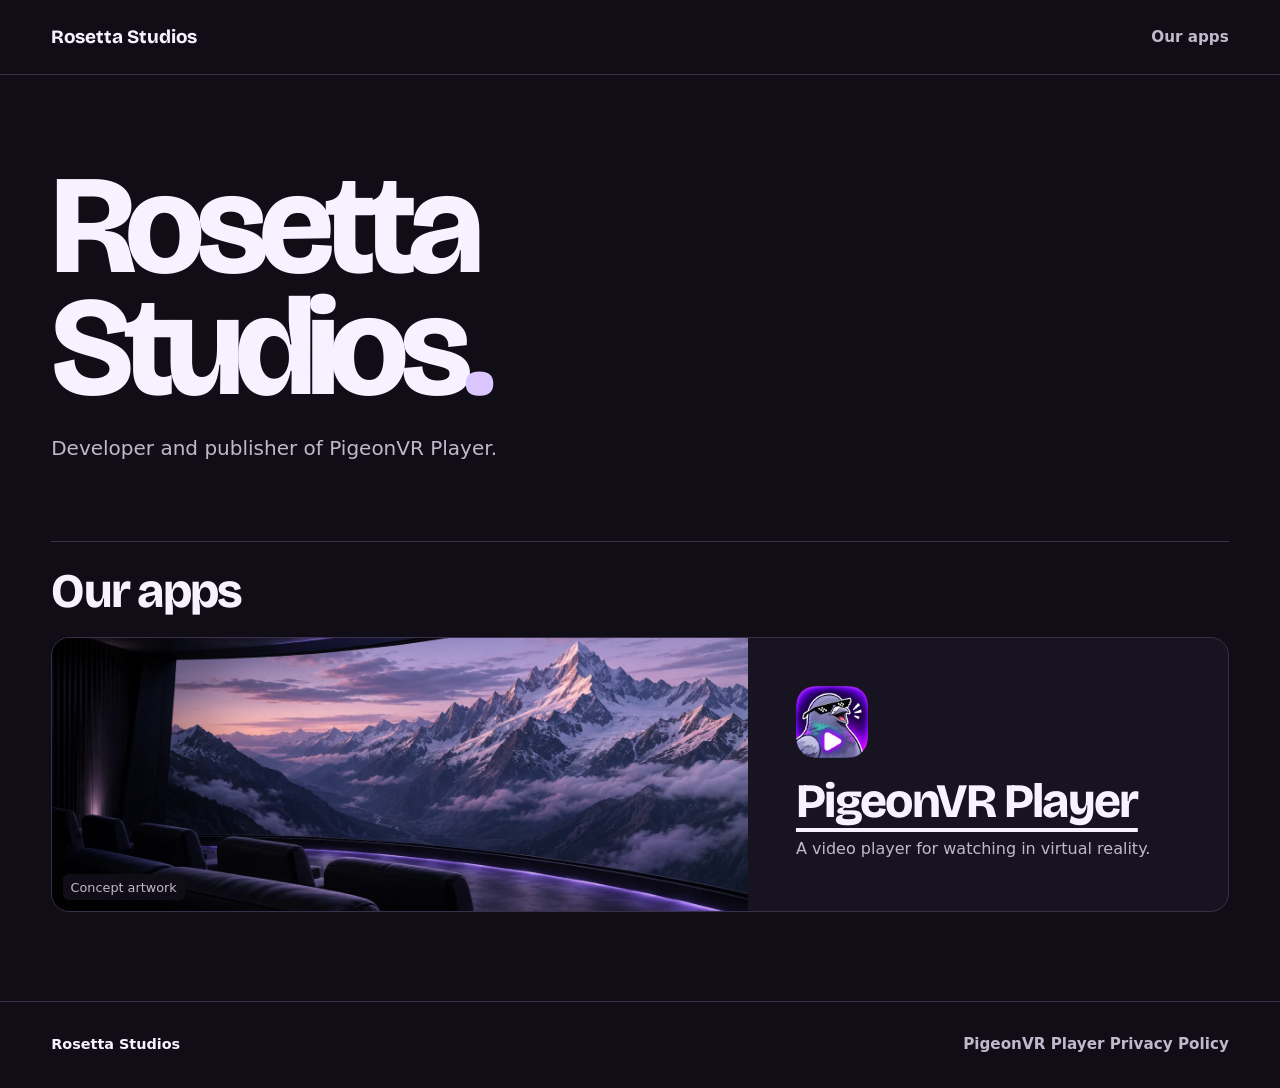
<file: index.html>
<!doctype html>
<html lang="en">
<head>
  <meta charset="utf-8">
  <meta name="viewport" content="width=device-width, initial-scale=1">
  <meta name="theme-color" content="#100d17">
  <meta name="description" content="Rosetta Studios develops and publishes PigeonVR Player, a video player for virtual reality.">
  <title>Rosetta Studios</title>
  <link rel="canonical" href="https://rosettaindia.com/">
  <link rel="stylesheet" href="./PigeonVRPlayer/styles.css">
  <link rel="stylesheet" href="./publisher.css">
</head>
<body>
  <a class="skip" href="#main">Skip to content</a>
  <header class="site-header">
    <div class="wrap header-inner">
      <a class="brand" href="./" aria-current="page">Rosetta Studios</a>
      <nav class="header-nav" aria-label="Primary"><a href="#apps">Our apps</a></nav>
    </div>
  </header>
  <main id="main" class="wrap studio">
    <section class="studio-intro" aria-labelledby="studio-title">
      <h1 id="studio-title">Rosetta<br>Studios<span>.</span></h1>
      <p>Developer and publisher of PigeonVR Player.</p>
    </section>
    <section class="studio-apps" id="apps" aria-labelledby="apps-title">
      <h2 id="apps-title">Our apps</h2>
      <article class="studio-app">
        <div class="studio-art">
          <img src="./PigeonVRPlayer/assets/alpine-cinema.webp" alt="" width="1536" height="1024">
          <span>Concept artwork</span>
        </div>
        <div class="studio-product">
          <img src="./PigeonVRPlayer/assets/pigeon-player-icon.png" alt="" width="72" height="72">
          <h3><a class="product-link" href="https://rosettaindia.com/PigeonVRPlayer">PigeonVR Player</a></h3>
          <p>A video player for watching in virtual reality.</p>
        </div>
      </article>
    </section>
  </main>
  <footer class="site-footer">
    <div class="wrap footer-inner">
      <p><strong>Rosetta Studios</strong></p>
      <nav aria-label="Footer"><a href="https://rosettaindia.com/PigeonVRPlayer/privacy">PigeonVR Player Privacy Policy</a></nav>
    </div>
  </footer>
</body>
</html>
</file>
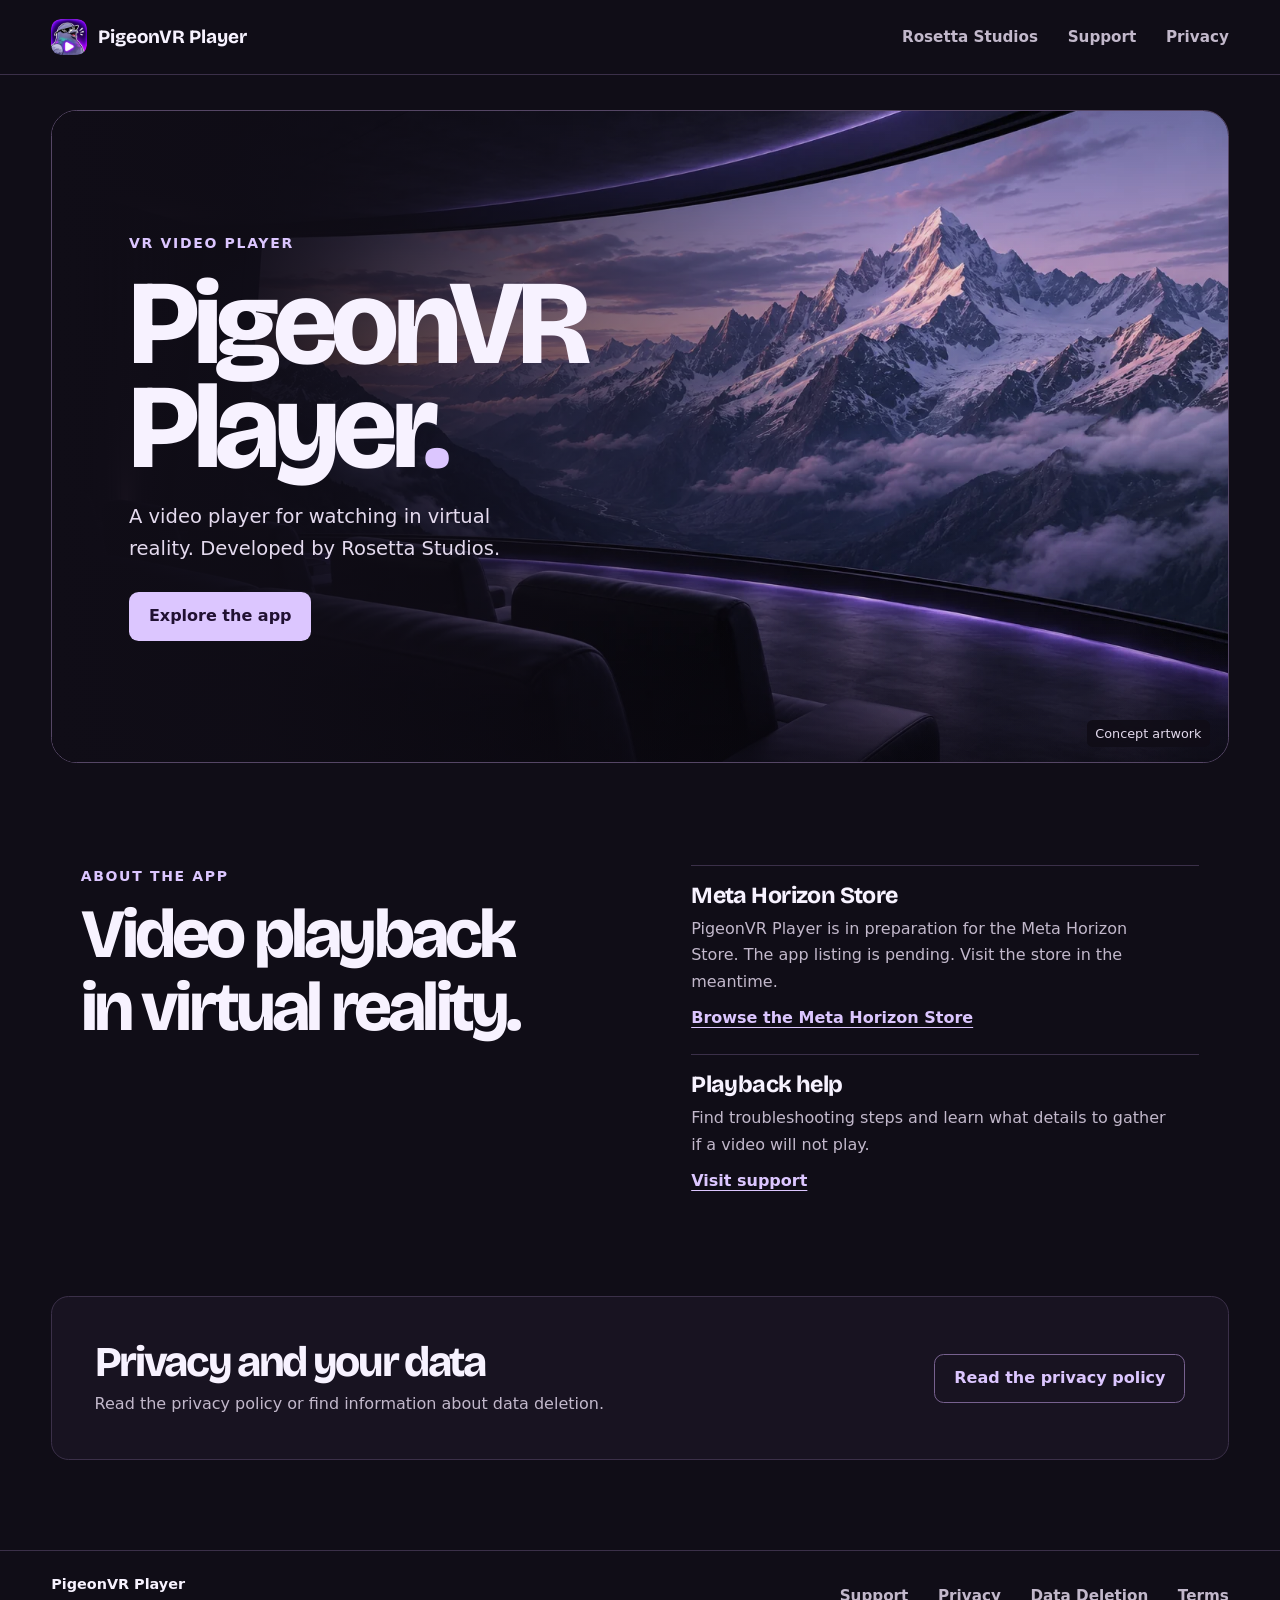
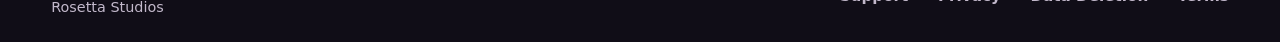
<file: PigeonVRPlayer/index.html>
<!doctype html>
<html lang="en">
<head>
  <meta charset="utf-8">
  <meta name="viewport" content="width=device-width, initial-scale=1">
  <meta name="description" content="Meet PigeonVR Player, a VR video player by Rosetta Studios in preparation for the Meta Horizon Store.">
  <meta name="theme-color" content="#100d17">
  <title>PigeonVR Player — VR Video Player</title>
  <link rel="canonical" href="https://rosettaindia.com/PigeonVRPlayer">
  <link rel="icon" type="image/png" href="/PigeonVRPlayer/assets/pigeon-player-icon.png">
  <link rel="stylesheet" href="/PigeonVRPlayer/styles.css">
</head>
<body>
  <a class="skip" href="#main">Skip to content</a>
  <header class="site-header">
    <div class="wrap header-inner">
      <a class="brand" href="/PigeonVRPlayer" aria-current="page"><img class="brand-mark" src="/PigeonVRPlayer/assets/pigeon-player-icon.png" alt="" width="36" height="36"><span>PigeonVR Player</span></a>
      <nav class="header-nav" aria-label="Primary"><a href="/">Rosetta Studios</a><a href="/PigeonVRPlayer/support">Support</a><a href="/PigeonVRPlayer/privacy">Privacy</a></nav>
    </div>
  </header>

<main id="main" class="home">
  <section class="hero wrap" aria-labelledby="hero-title">
    <img class="hero-art" src="/PigeonVRPlayer/assets/alpine-cinema.webp" alt="" width="1536" height="1024" fetchpriority="high">
    <div class="hero-content">
      <p class="eyebrow">VR video player</p>
      <h1 id="hero-title">PigeonVR<br>Player<span>.</span></h1>
      <p class="hero-description">A video player for watching in virtual reality. Developed by Rosetta Studios.</p>
      <a class="button" href="#about">Explore the app</a>
    </div>
    <p class="hero-credit">Concept artwork</p>
  </section>

  <section class="overview wrap" id="about" aria-labelledby="about-title">
    <div>
      <p class="eyebrow">About the app</p>
      <h2 id="about-title">Video playback<br> in virtual reality.</h2>
    </div>
    <div class="overview-details">
      <article class="overview-item">
        <h3>Meta Horizon Store</h3>
        <p>PigeonVR Player is in preparation for the Meta Horizon Store. The app listing is pending. Visit the store in the meantime.</p>
        <a class="text-link" href="https://www.meta.com/experiences/">Browse the Meta Horizon Store</a>
      </article>
      <article class="overview-item">
        <h3>Playback help</h3>
        <p>Find troubleshooting steps and learn what details to gather if a video will not play.</p>
        <a class="text-link" href="/PigeonVRPlayer/support">Visit support</a>
      </article>
    </div>
  </section>

  <section class="privacy-band wrap" aria-labelledby="privacy-title">
    <div>
      <h2 id="privacy-title">Privacy and your data</h2>
      <p>Read the privacy policy or find information about data deletion.</p>
    </div>
    <a class="button button-outline" href="/PigeonVRPlayer/privacy">Read the privacy policy</a>
  </section>
</main>
  <footer class="site-footer">
    <div class="wrap footer-inner">
      <p><strong>PigeonVR Player</strong><br>Rosetta Studios</p>
      <nav aria-label="Footer"><a href="/PigeonVRPlayer/support">Support</a><a href="/PigeonVRPlayer/privacy">Privacy</a><a href="/PigeonVRPlayer/data-deletion">Data Deletion</a><a href="/PigeonVRPlayer/terms">Terms</a></nav>
    </div>
  </footer>
</body>
</html>
</file>
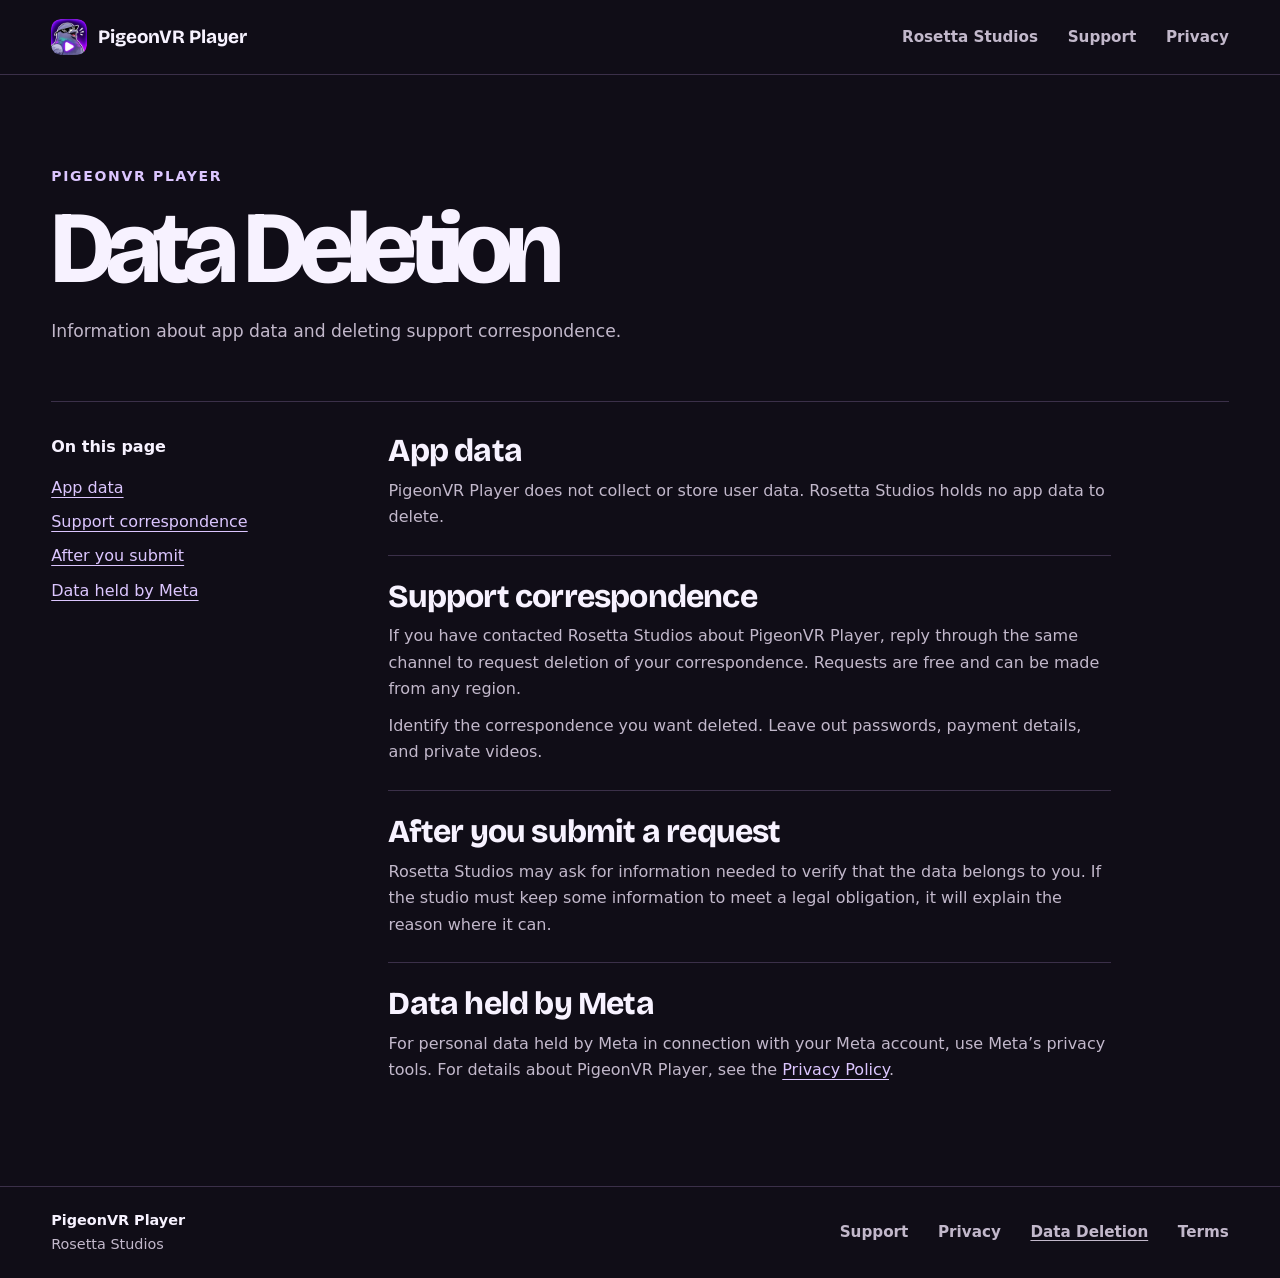
<file: PigeonVRPlayer/data-deletion.html>
<!doctype html>
<html lang="en">
<head>
  <meta charset="utf-8">
  <meta name="viewport" content="width=device-width, initial-scale=1">
  <meta name="description" content="Information about app data and deleting support correspondence.">
  <meta name="theme-color" content="#100d17">
  <title>Data Deletion | PigeonVR Player</title>
  <link rel="canonical" href="https://rosettaindia.com/PigeonVRPlayer/data-deletion">
  <link rel="icon" type="image/png" href="/PigeonVRPlayer/assets/pigeon-player-icon.png">
  <link rel="stylesheet" href="/PigeonVRPlayer/styles.css">
</head>
<body>
  <a class="skip" href="#main">Skip to content</a>
  <header class="site-header">
    <div class="wrap header-inner">
      <a class="brand" href="/PigeonVRPlayer"><img class="brand-mark" src="/PigeonVRPlayer/assets/pigeon-player-icon.png" alt="" width="36" height="36"><span>PigeonVR Player</span></a>
      <nav class="header-nav" aria-label="Primary"><a href="/">Rosetta Studios</a><a href="/PigeonVRPlayer/support">Support</a><a href="/PigeonVRPlayer/privacy">Privacy</a></nav>
    </div>
  </header>

<main id="main" class="resource wrap">
  <header class="resource-heading">
    <p class="eyebrow">PigeonVR Player</p>
    <h1>Data Deletion</h1>
    <p>Information about app data and deleting support correspondence.</p>
  </header>
  <div class="resource-layout">
    <nav class="outline" aria-label="On this page">
      <p>On this page</p>
      <ul>
      <li><a href="#app-data">App data</a></li>
      <li><a href="#request">Support correspondence</a></li>
      <li><a href="#processing">After you submit</a></li>
      <li><a href="#meta-data">Data held by Meta</a></li>
      </ul>
    </nav>
    <article class="resource-content">


<section id="app-data">
  <h2>App data</h2>
  <p>PigeonVR Player does not collect or store user data. Rosetta Studios holds no app data to delete.</p>
</section>
<section id="request">
  <h2>Support correspondence</h2>
  <p>If you have contacted Rosetta Studios about PigeonVR Player, reply through the same channel to request deletion of your correspondence. Requests are free and can be made from any region.</p>
  <p>Identify the correspondence you want deleted. Leave out passwords, payment details, and private videos.</p>
</section>
<section id="processing">
  <h2>After you submit a request</h2>
  <p>Rosetta Studios may ask for information needed to verify that the data belongs to you. If the studio must keep some information to meet a legal obligation, it will explain the reason where it can.</p>
</section>
<section id="meta-data">
  <h2>Data held by Meta</h2>
  <p>For personal data held by Meta in connection with your Meta account, use Meta’s privacy tools. For details about PigeonVR Player, see the <a href="/PigeonVRPlayer/privacy">Privacy Policy</a>.</p>
</section>

    </article>
  </div>
</main>
  <footer class="site-footer">
    <div class="wrap footer-inner">
      <p><strong>PigeonVR Player</strong><br>Rosetta Studios</p>
      <nav aria-label="Footer"><a href="/PigeonVRPlayer/support">Support</a><a href="/PigeonVRPlayer/privacy">Privacy</a><a href="/PigeonVRPlayer/data-deletion" aria-current="page">Data Deletion</a><a href="/PigeonVRPlayer/terms">Terms</a></nav>
    </div>
  </footer>
</body>
</html>
</file>
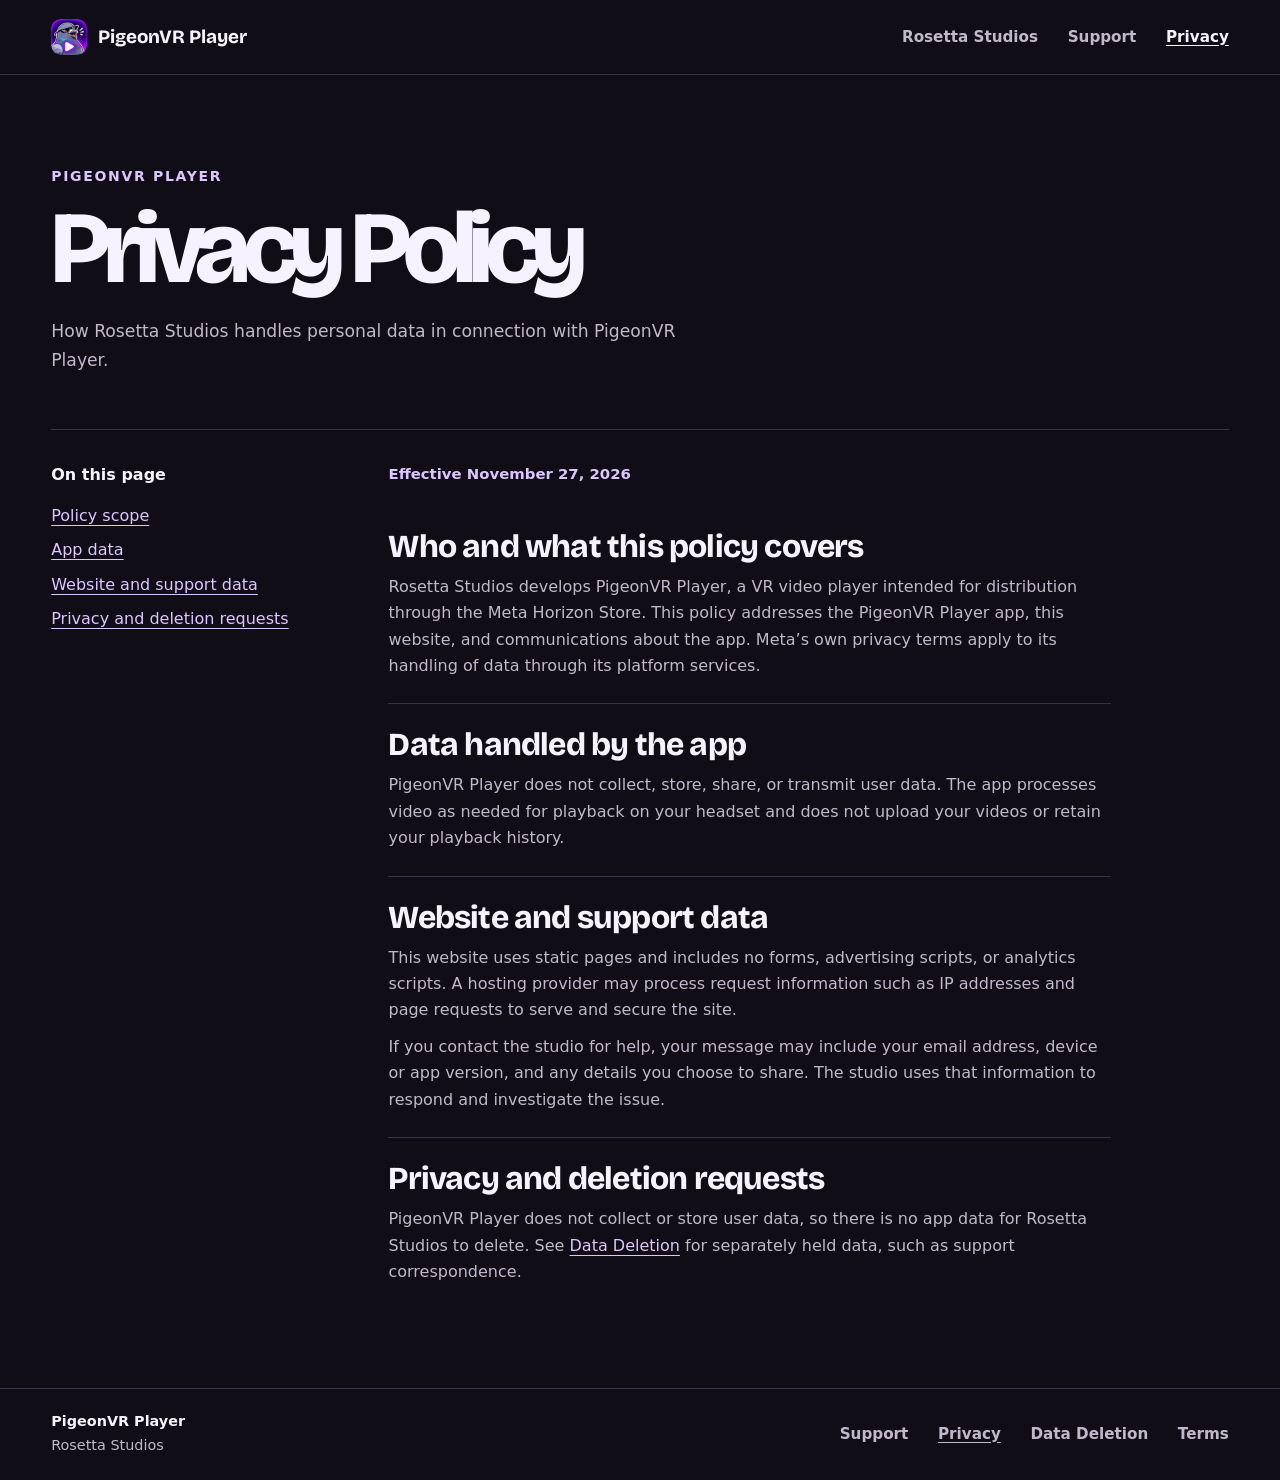
<file: PigeonVRPlayer/privacy.html>
<!doctype html>
<html lang="en">
<head>
  <meta charset="utf-8">
  <meta name="viewport" content="width=device-width, initial-scale=1">
  <meta name="description" content="How Rosetta Studios handles personal data in connection with PigeonVR Player.">
  <meta name="theme-color" content="#100d17">
  <title>Privacy | PigeonVR Player</title>
  <link rel="canonical" href="https://rosettaindia.com/PigeonVRPlayer/privacy">
  <link rel="icon" type="image/png" href="/PigeonVRPlayer/assets/pigeon-player-icon.png">
  <link rel="stylesheet" href="/PigeonVRPlayer/styles.css">
</head>
<body>
  <a class="skip" href="#main">Skip to content</a>
  <header class="site-header">
    <div class="wrap header-inner">
      <a class="brand" href="/PigeonVRPlayer"><img class="brand-mark" src="/PigeonVRPlayer/assets/pigeon-player-icon.png" alt="" width="36" height="36"><span>PigeonVR Player</span></a>
      <nav class="header-nav" aria-label="Primary"><a href="/">Rosetta Studios</a><a href="/PigeonVRPlayer/support">Support</a><a href="/PigeonVRPlayer/privacy" aria-current="page">Privacy</a></nav>
    </div>
  </header>

<main id="main" class="resource wrap">
  <header class="resource-heading">
    <p class="eyebrow">PigeonVR Player</p>
    <h1>Privacy Policy</h1>
    <p>How Rosetta Studios handles personal data in connection with PigeonVR Player.</p>
  </header>
  <div class="resource-layout">
    <nav class="outline" aria-label="On this page">
      <p>On this page</p>
      <ul>
      <li><a href="#scope">Policy scope</a></li>
      <li><a href="#app-data">App data</a></li>
      <li><a href="#website-support">Website and support data</a></li>
      <li><a href="#requests">Privacy and deletion requests</a></li>
      </ul>
    </nav>
    <article class="resource-content">
      <p class="effective">Effective November 27, 2026</p>

<section id="scope">
  <h2>Who and what this policy covers</h2>
  <p>Rosetta Studios develops PigeonVR Player, a VR video player intended for distribution through the Meta Horizon Store. This policy addresses the PigeonVR Player app, this website, and communications about the app. Meta’s own privacy terms apply to its handling of data through its platform services.</p>
</section>
<section id="app-data">
  <h2>Data handled by the app</h2>
  <p>PigeonVR Player does not collect, store, share, or transmit user data. The app processes video as needed for playback on your headset and does not upload your videos or retain your playback history.</p>
</section>
<section id="website-support">
  <h2>Website and support data</h2>
  <p>This website uses static pages and includes no forms, advertising scripts, or analytics scripts. A hosting provider may process request information such as IP addresses and page requests to serve and secure the site.</p>
  <p>If you contact the studio for help, your message may include your email address, device or app version, and any details you choose to share. The studio uses that information to respond and investigate the issue.</p>
</section>
<section id="requests">
  <h2>Privacy and deletion requests</h2>
  <p>PigeonVR Player does not collect or store user data, so there is no app data for Rosetta Studios to delete. See <a href="/PigeonVRPlayer/data-deletion">Data Deletion</a> for separately held data, such as support correspondence.</p>
</section>

    </article>
  </div>
</main>
  <footer class="site-footer">
    <div class="wrap footer-inner">
      <p><strong>PigeonVR Player</strong><br>Rosetta Studios</p>
      <nav aria-label="Footer"><a href="/PigeonVRPlayer/support">Support</a><a href="/PigeonVRPlayer/privacy" aria-current="page">Privacy</a><a href="/PigeonVRPlayer/data-deletion">Data Deletion</a><a href="/PigeonVRPlayer/terms">Terms</a></nav>
    </div>
  </footer>
</body>
</html>
</file>
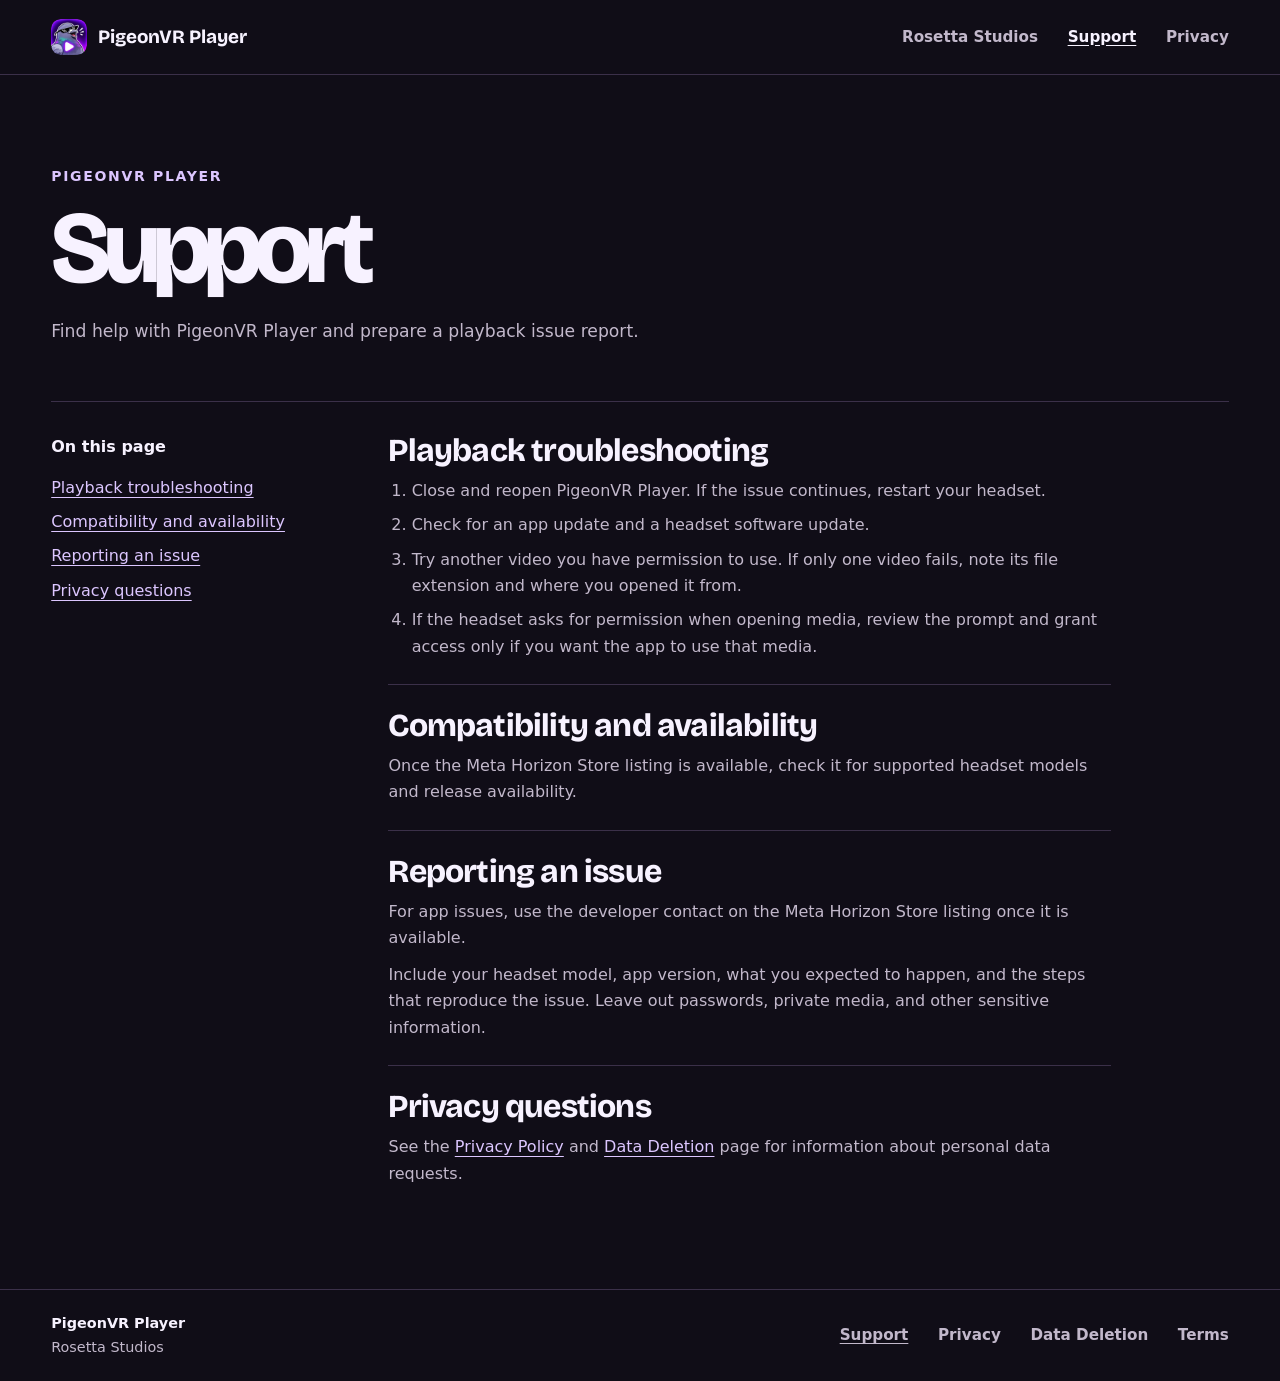
<file: PigeonVRPlayer/support.html>
<!doctype html>
<html lang="en">
<head>
  <meta charset="utf-8">
  <meta name="viewport" content="width=device-width, initial-scale=1">
  <meta name="description" content="Find help with PigeonVR Player and prepare a playback issue report.">
  <meta name="theme-color" content="#100d17">
  <title>Support | PigeonVR Player</title>
  <link rel="canonical" href="https://rosettaindia.com/PigeonVRPlayer/support">
  <link rel="icon" type="image/png" href="/PigeonVRPlayer/assets/pigeon-player-icon.png">
  <link rel="stylesheet" href="/PigeonVRPlayer/styles.css">
</head>
<body>
  <a class="skip" href="#main">Skip to content</a>
  <header class="site-header">
    <div class="wrap header-inner">
      <a class="brand" href="/PigeonVRPlayer"><img class="brand-mark" src="/PigeonVRPlayer/assets/pigeon-player-icon.png" alt="" width="36" height="36"><span>PigeonVR Player</span></a>
      <nav class="header-nav" aria-label="Primary"><a href="/">Rosetta Studios</a><a href="/PigeonVRPlayer/support" aria-current="page">Support</a><a href="/PigeonVRPlayer/privacy">Privacy</a></nav>
    </div>
  </header>

<main id="main" class="resource wrap">
  <header class="resource-heading">
    <p class="eyebrow">PigeonVR Player</p>
    <h1>Support</h1>
    <p>Find help with PigeonVR Player and prepare a playback issue report.</p>
  </header>
  <div class="resource-layout">
    <nav class="outline" aria-label="On this page">
      <p>On this page</p>
      <ul>
      <li><a href="#playback">Playback troubleshooting</a></li>
      <li><a href="#compatibility">Compatibility and availability</a></li>
      <li><a href="#report">Reporting an issue</a></li>
      <li><a href="#privacy-help">Privacy questions</a></li>
      </ul>
    </nav>
    <article class="resource-content">


<section id="playback">
  <h2>Playback troubleshooting</h2>
  <ol>
    <li>Close and reopen PigeonVR Player. If the issue continues, restart your headset.</li>
    <li>Check for an app update and a headset software update.</li>
    <li>Try another video you have permission to use. If only one video fails, note its file extension and where you opened it from.</li>
    <li>If the headset asks for permission when opening media, review the prompt and grant access only if you want the app to use that media.</li>
  </ol>
</section>
<section id="compatibility">
  <h2>Compatibility and availability</h2>
  <p>Once the Meta Horizon Store listing is available, check it for supported headset models and release availability.</p>
</section>
<section id="report">
  <h2>Reporting an issue</h2>
  <p>For app issues, use the developer contact on the Meta Horizon Store listing once it is available.</p>
  <p>Include your headset model, app version, what you expected to happen, and the steps that reproduce the issue. Leave out passwords, private media, and other sensitive information.</p>
</section>
<section id="privacy-help">
  <h2>Privacy questions</h2>
  <p>See the <a href="/PigeonVRPlayer/privacy">Privacy Policy</a> and <a href="/PigeonVRPlayer/data-deletion">Data Deletion</a> page for information about personal data requests.</p>
</section>

    </article>
  </div>
</main>
  <footer class="site-footer">
    <div class="wrap footer-inner">
      <p><strong>PigeonVR Player</strong><br>Rosetta Studios</p>
      <nav aria-label="Footer"><a href="/PigeonVRPlayer/support" aria-current="page">Support</a><a href="/PigeonVRPlayer/privacy">Privacy</a><a href="/PigeonVRPlayer/data-deletion">Data Deletion</a><a href="/PigeonVRPlayer/terms">Terms</a></nav>
    </div>
  </footer>
</body>
</html>
</file>
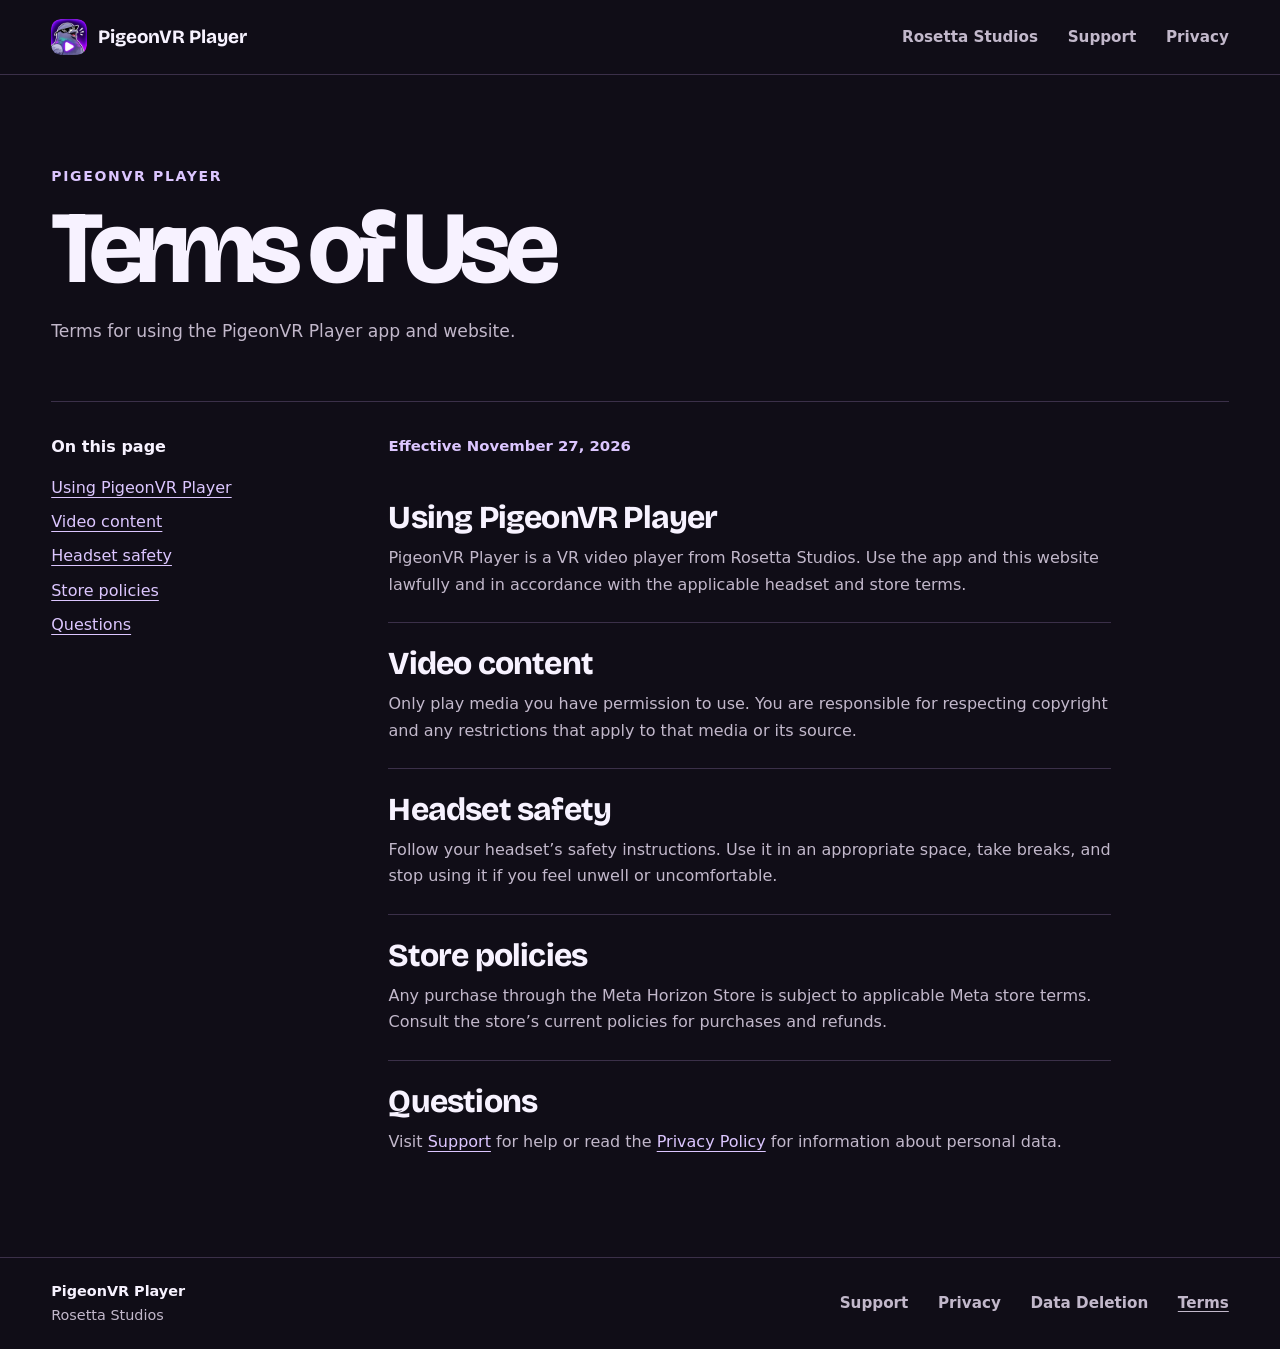
<file: PigeonVRPlayer/terms.html>
<!doctype html>
<html lang="en">
<head>
  <meta charset="utf-8">
  <meta name="viewport" content="width=device-width, initial-scale=1">
  <meta name="description" content="Terms for using the PigeonVR Player app and website.">
  <meta name="theme-color" content="#100d17">
  <title>Terms | PigeonVR Player</title>
  <link rel="canonical" href="https://rosettaindia.com/PigeonVRPlayer/terms">
  <link rel="icon" type="image/png" href="/PigeonVRPlayer/assets/pigeon-player-icon.png">
  <link rel="stylesheet" href="/PigeonVRPlayer/styles.css">
</head>
<body>
  <a class="skip" href="#main">Skip to content</a>
  <header class="site-header">
    <div class="wrap header-inner">
      <a class="brand" href="/PigeonVRPlayer"><img class="brand-mark" src="/PigeonVRPlayer/assets/pigeon-player-icon.png" alt="" width="36" height="36"><span>PigeonVR Player</span></a>
      <nav class="header-nav" aria-label="Primary"><a href="/">Rosetta Studios</a><a href="/PigeonVRPlayer/support">Support</a><a href="/PigeonVRPlayer/privacy">Privacy</a></nav>
    </div>
  </header>

<main id="main" class="resource wrap">
  <header class="resource-heading">
    <p class="eyebrow">PigeonVR Player</p>
    <h1>Terms of Use</h1>
    <p>Terms for using the PigeonVR Player app and website.</p>
  </header>
  <div class="resource-layout">
    <nav class="outline" aria-label="On this page">
      <p>On this page</p>
      <ul>
      <li><a href="#use">Using PigeonVR Player</a></li>
      <li><a href="#content">Video content</a></li>
      <li><a href="#safety">Headset safety</a></li>
      <li><a href="#store">Store policies</a></li>
      <li><a href="#help">Questions</a></li>
      </ul>
    </nav>
    <article class="resource-content">
      <p class="effective">Effective November 27, 2026</p>

<section id="use">
  <h2>Using PigeonVR Player</h2>
  <p>PigeonVR Player is a VR video player from Rosetta Studios. Use the app and this website lawfully and in accordance with the applicable headset and store terms.</p>
</section>
<section id="content">
  <h2>Video content</h2>
  <p>Only play media you have permission to use. You are responsible for respecting copyright and any restrictions that apply to that media or its source.</p>
</section>
<section id="safety">
  <h2>Headset safety</h2>
  <p>Follow your headset’s safety instructions. Use it in an appropriate space, take breaks, and stop using it if you feel unwell or uncomfortable.</p>
</section>
<section id="store">
  <h2>Store policies</h2>
  <p>Any purchase through the Meta Horizon Store is subject to applicable Meta store terms. Consult the store’s current policies for purchases and refunds.</p>
</section>
<section id="help">
  <h2>Questions</h2>
  <p>Visit <a href="/PigeonVRPlayer/support">Support</a> for help or read the <a href="/PigeonVRPlayer/privacy">Privacy Policy</a> for information about personal data.</p>
</section>

    </article>
  </div>
</main>
  <footer class="site-footer">
    <div class="wrap footer-inner">
      <p><strong>PigeonVR Player</strong><br>Rosetta Studios</p>
      <nav aria-label="Footer"><a href="/PigeonVRPlayer/support">Support</a><a href="/PigeonVRPlayer/privacy">Privacy</a><a href="/PigeonVRPlayer/data-deletion">Data Deletion</a><a href="/PigeonVRPlayer/terms" aria-current="page">Terms</a></nav>
    </div>
  </footer>
</body>
</html>
</file>
<file: PigeonVRPlayer/styles.css>
@font-face {
  font-family: "Bricolage Grotesque";
  src: url("assets/bricolage-grotesque.woff2") format("woff2");
  font-style: normal;
  font-weight: 600 800;
  font-display: swap;
}

:root {
  color-scheme: dark;
  --bg: #100d17;
  --surface: #181321;
  --ink: #f7f2ff;
  --muted: #c2b8cb;
  --accent: #dcc6ff;
  --accent-ink: #211132;
  --line: #3b3049;
  --display: "Bricolage Grotesque", "Segoe UI", sans-serif;
  --body: "Segoe UI", system-ui, sans-serif;
  --gutter: clamp(1rem, 4vw, 3.5rem);
  --wrap: 77rem;
}

*, *::before, *::after { box-sizing: border-box; }
body {
  margin: 0;
  min-height: 100vh;
  min-height: 100svh;
  display: flex;
  flex-direction: column;
  background: var(--bg);
  color: var(--ink);
  font: 1rem/1.65 var(--body);
}
main { flex: 1 0 auto; }
h1, h2, h3, p, ul, ol, figure { margin: 0; }
h1, h2, h3 { font-family: var(--display); font-weight: 750; line-height: 1.05; }
p { color: var(--muted); }
a { color: var(--accent); text-underline-offset: .22em; }
a:hover { color: var(--ink); }
:focus-visible { outline: 2px solid var(--accent); outline-offset: 5px; }
[id] { scroll-margin-top: 1.5rem; }

.wrap { width: min(var(--wrap), calc(100% - var(--gutter) * 2)); margin-inline: auto; }
.skip {
  position: fixed;
  z-index: 5;
  inset: .75rem auto auto .75rem;
  padding: .5rem 1rem;
  transform: translateY(-200%);
  background: var(--accent);
  color: var(--accent-ink);
}
.skip:focus { transform: none; color: var(--accent-ink); }

.site-header { border-bottom: 1px solid var(--line); }
.header-inner, .footer-inner {
  display: flex;
  align-items: center;
  justify-content: space-between;
  flex-wrap: wrap;
  column-gap: 1.5rem;
  row-gap: .45rem;
}
.header-inner { min-height: 4.65rem; padding-block: .65rem; }
.brand {
  display: inline-flex;
  align-items: center;
  gap: .7rem;
  color: var(--ink);
  font: 750 1.18rem/1.1 var(--display);
  text-decoration: none;
}
.brand-mark {
  display: block;
  width: 2.25rem;
  height: auto;
  border-radius: .6rem;
}
.header-nav, .footer-inner nav { display: flex; flex-wrap: wrap; gap: .25rem clamp(.9rem, 2.5vw, 1.85rem); }
.header-nav a, .footer-inner nav a {
  display: inline-flex;
  align-items: center;
  min-height: 2.65rem;
  color: var(--muted);
  font-size: .95rem;
  font-weight: 600;
  text-decoration: none;
}
.header-nav a:hover, .footer-inner nav a:hover, a[aria-current="page"] { color: var(--ink); }
.header-nav a[aria-current], .footer-inner nav a[aria-current] { text-decoration: underline; }

.home { padding-block: clamp(1rem, 3vw, 2.15rem) clamp(3.5rem, 7vw, 6rem); }
.hero {
  position: relative;
  isolation: isolate;
  display: grid;
  align-items: center;
  min-height: clamp(32rem, 51vw, 41.5rem);
  overflow: hidden;
  border: 1px solid #554665;
  border-radius: 1.6rem;
  background: #171222;
}
.hero-art, .hero::after { position: absolute; inset: 0; width: 100%; height: 100%; }
.hero-art { z-index: -2; object-fit: cover; object-position: center 54%; }
.hero::after {
  content: "";
  z-index: -1;
  background:
    linear-gradient(90deg, #100d17 0%, #100d17e8 18%, #100d1790 42%, #100d1715 72%),
    linear-gradient(0deg, #08060da8 0%, transparent 22%);
}
.hero-content { padding: clamp(1.4rem, 6vw, 5.15rem); max-width: 42rem; }
.eyebrow {
  color: var(--accent);
  font-size: .875rem;
  font-weight: 700;
  letter-spacing: .12em;
  text-transform: uppercase;
}
.hero h1 {
  margin-block: 1rem 1.35rem;
  font-size: clamp(2.35rem, 9.5vw, 7.5rem);
  letter-spacing: -.045em;
  line-height: .87;
}
.hero h1 span { color: var(--accent); }
.hero-description { max-width: 25rem; font-size: clamp(1rem, 1.65vw, 1.22rem); color: #e4daee; }
.hero-credit {
  position: absolute;
  right: 1.1rem;
  bottom: .9rem;
  padding: .2rem .55rem;
  border-radius: .35rem;
  background: #100d17e6;
  color: #e2d9ec;
  font-size: .8rem;
}
.button {
  display: inline-flex;
  align-items: center;
  justify-content: center;
  min-height: 3.05rem;
  padding: .55rem 1.18rem;
  border: 1px solid transparent;
  border-radius: .6rem;
  background: var(--accent);
  color: var(--accent-ink);
  font-weight: 700;
  text-align: center;
  text-decoration: none;
  transition: background-color .18s ease, color .18s ease;
}
.hero .button { margin-top: 1.65rem; }
.button:hover { background: #f2e9ff; color: var(--accent-ink); }
.button-outline { background: transparent; border-color: #77618f; color: var(--accent); }

.overview {
  display: grid;
  grid-template-columns: 1fr 1fr;
  gap: 2rem clamp(2rem, 8vw, 7.5rem);
  padding: clamp(3.5rem, 8vw, 6.75rem) clamp(0rem, 2.3vw, 2rem);
}
.overview h2, .privacy-band h2 { margin-top: .7rem; letter-spacing: -.055em; }
.overview h2 { font-size: clamp(2.5rem, 5.4vw, 4.6rem); }
.overview-item { border-top: 1px solid var(--line); padding-block: 1.05rem 1.45rem; }
.overview-item:last-child { padding-bottom: 0; }
.overview-item h3 { font-size: 1.45rem; letter-spacing: -.025em; }
.overview-item p { margin-top: .55rem; max-width: 47ch; }
.text-link { display: inline-block; margin-top: .6rem; font-weight: 650; }
.privacy-band {
  display: flex;
  gap: 1.1rem 2rem;
  align-items: center;
  justify-content: space-between;
  flex-wrap: wrap;
  padding: clamp(1.4rem, 4vw, 2.65rem);
  border: 1px solid var(--line);
  border-radius: 1.1rem;
  background: var(--surface);
}
.privacy-band h2 { margin: 0 0 .4rem; font-size: clamp(1.7rem, 3.5vw, 2.65rem); }

.resource { padding-block: clamp(2.75rem, 7vw, 5.75rem) clamp(4rem, 8vw, 7rem); }
.resource-heading {
  padding-bottom: clamp(1.75rem, 5vw, 3.45rem);
  border-bottom: 1px solid var(--line);
}
.resource-heading h1 {
  margin-block: .45rem .9rem;
  font-size: clamp(3rem, 8vw, 6.65rem);
  letter-spacing: -.073em;
}
.resource-heading > p:last-child { max-width: 62ch; font-size: 1.075rem; }
.resource-layout {
  display: grid;
  grid-template-columns: minmax(11rem, .62fr) minmax(0, 2fr);
  gap: clamp(1.75rem, 6vw, 6.5rem);
  margin-top: 2rem;
}
.outline { align-self: start; }
.outline p { color: var(--ink); font-weight: 700; }
.outline ul { list-style: none; padding: .65rem 0 0; }
.outline a { display: inline-block; padding: .25rem 0; }
.resource-content { max-width: 71ch; }
.resource-content section { padding: 1.5rem 0; border-bottom: 1px solid var(--line); }
.resource-content section:first-child { padding-top: 0; }
.resource-content section:last-child { padding-bottom: 0; border-bottom: 0; }
.resource-content h2 { font-size: clamp(1.45rem, 3vw, 2rem); letter-spacing: -.025em; }
.resource-content h2 + *, .resource-content p + p { margin-top: .65rem; }
.resource-content ol { color: var(--muted); padding-inline-start: 1.45rem; }
.resource-content li + li { margin-top: .5rem; }
.effective { margin-bottom: 1.2rem; color: var(--accent); font-size: .93rem; font-weight: 650; }

.site-footer { padding-block: 1.35rem; border-top: 1px solid var(--line); }
.footer-inner { align-items: center; }
.footer-inner p { font-size: .9rem; }
.footer-inner strong { color: var(--ink); }

@media (max-width: 44rem) {
  .hero { min-height: 35rem; align-items: end; }
  .hero-art { object-position: 66% 50%; }
  .hero::after { background: linear-gradient(0deg, #100d17 0%, #100d17ec 24%, #100d1766 61%, #100d1724); }
  .hero-content { padding-bottom: 4.15rem; }
  .hero h1 { font-size: clamp(2.35rem, 11.5vw, 5rem); }
  .overview, .resource-layout { grid-template-columns: minmax(0, 1fr); }
  .resource-layout { margin-top: 1.35rem; }
  .outline { padding: .8rem 1rem; border: 1px solid var(--line); border-radius: .65rem; }
}

@media (max-width: 23rem) {
  .brand { font-size: 1rem; }
  .brand-mark { width: 2rem; }
  .header-inner { column-gap: .6rem; }
  .header-nav { gap: .65rem; }
}

@media (prefers-reduced-motion: reduce) {
  *, *::before, *::after { transition: none !important; }
}
</file>
<file: publisher.css>
.studio { padding-block: clamp(2.5rem, 7vw, 6.5rem); }
.studio-intro { padding-bottom: clamp(2.4rem, 6vw, 5rem); }
.studio-intro h1 {
  margin-bottom: 1.35rem;
  font-size: clamp(3.6rem, 11vw, 9rem);
  letter-spacing: -.065em;
  line-height: .87;
}
.studio-intro h1 span { color: var(--accent); }
.studio-intro p { font-size: clamp(1rem, 2vw, 1.25rem); }
.studio-apps { border-top: 1px solid var(--line); padding-top: 1.5rem; }
.studio-apps h2 { margin-bottom: 1.25rem; font-size: clamp(1.65rem, 4vw, 3rem); letter-spacing: -.035em; }
.studio-app {
  position: relative;
  display: grid;
  grid-template-columns: minmax(0, 1.45fr) minmax(0, 1fr);
  overflow: hidden;
  border: 1px solid var(--line);
  border-radius: 1.15rem;
  background: var(--surface);
}
.studio-app:focus-within, .studio-app:hover { border-color: var(--accent); }
.studio-art { position: relative; min-height: 13rem; }
.studio-art img { position: absolute; width: 100%; height: 100%; object-fit: cover; }
.studio-art span {
  position: absolute;
  inset: auto auto .65rem .65rem;
  padding: .15rem .5rem;
  border-radius: .35rem;
  background: var(--bg);
  color: var(--muted);
  font-size: .8rem;
}
.studio-product { align-self: center; padding: clamp(1.3rem, 4vw, 3rem); }
.studio-product img { display: block; width: 4.5rem; height: auto; margin-bottom: 1.15rem; }
.studio-product h3 { font-size: clamp(1.7rem, 4vw, 3rem); letter-spacing: -.035em; }
.studio-product p { margin-top: .6rem; }
.product-link { color: var(--ink); }
.product-link:hover { color: var(--accent); }
.product-link::after { position: absolute; inset: 0; content: ""; }

@media (max-width: 44rem) {
  .studio-app { grid-template-columns: minmax(0, 1fr); }
}
</file>
